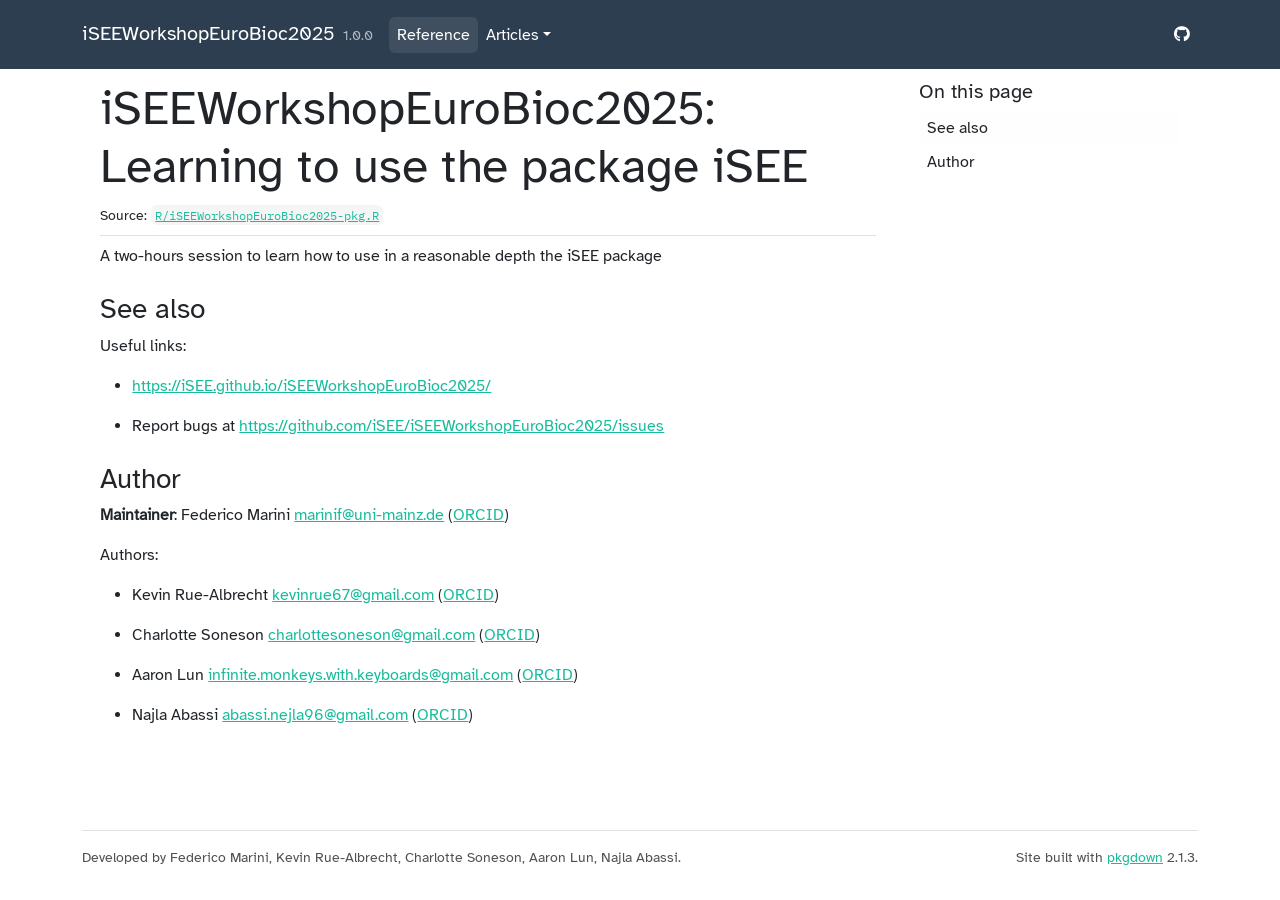
<file: reference/iSEEWorkshopEuroBioc2025-package.html>
<html>
  <head>
    <meta http-equiv="refresh" content="0;URL=https://iSEE.github.io/iSEEWorkshopEuroBioc2025/reference/iSEEWorkshopEuroBioc2025-pkg.html" />
    <meta name="robots" content="noindex">
    <link rel="canonical" href="https://iSEE.github.io/iSEEWorkshopEuroBioc2025/reference/iSEEWorkshopEuroBioc2025-pkg.html">
  </head>
</html>
</file>
